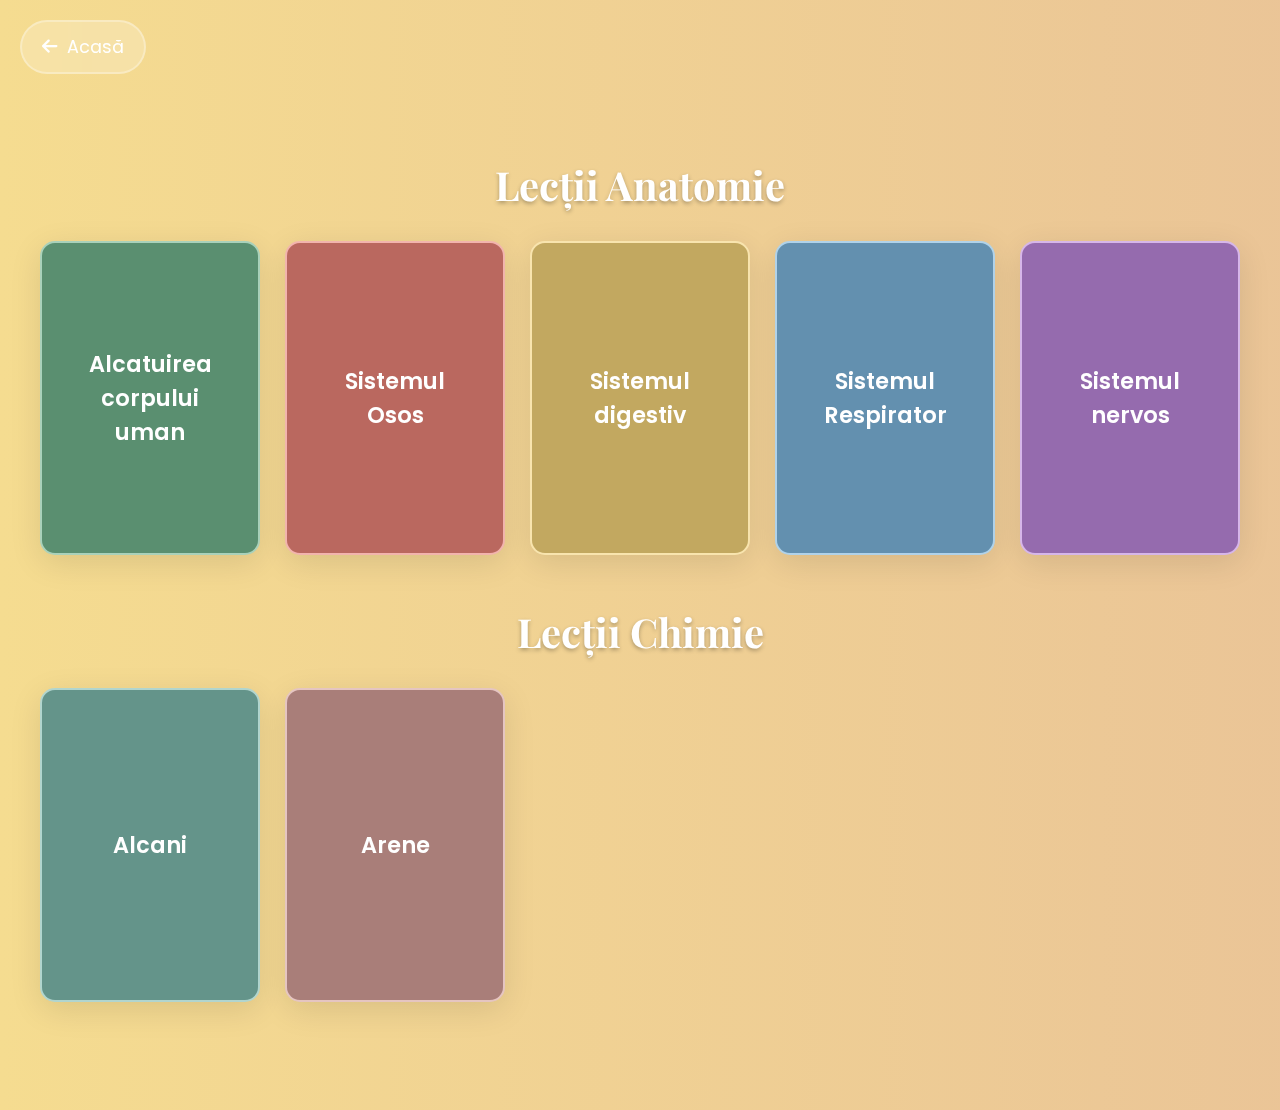
<file: SMARTYS -ADMITERE MED/lectii.html>
<!DOCTYPE html>
<html lang="ro">
<head>
    <meta charset="UTF-8">
    <meta name="viewport" content="width=device-width, initial-scale=1.0">
    <title>Smartys - Lecții</title>
    <link href="https://fonts.googleapis.com/css2?family=Poppins:wght@300;400;600&family=Playfair+Display:wght@700&display=swap" rel="stylesheet">
    <link rel="stylesheet" href="https://cdnjs.cloudflare.com/ajax/libs/font-awesome/6.0.0-beta3/css/all.min.css">
    <link rel="stylesheet" href="css/lectii.css">
</head>
<body>
    <div class="background-animation"></div>

    <a href="index.html" class="home-btn" font-family='Playfair', sans-serif>
        <i class="fas fa-arrow-left"></i> Acasă
    </a>

    <div class="lectii-container">
        <h1 class="lectii-title">Lecții Anatomie</h1>
        <div class="lectii-grid">
            <a href="Smartys-alctuman.html" class="lectie-card" style="--card-color: #71b38c;">
                <div class="card-overlay"></div>
                <h2>Alcatuirea corpului uman</h2>
            </a>
            <a href="Smartys-os.html" class="lectie-card" style="--card-color: #e98277;">
                <div class="card-overlay"></div>
                <h2>Sistemul Osos</h2>
            </a>
            <a href="Smartys-digestiv.html" class="lectie-card" style="--card-color: #f3d279;">
                <div class="card-overlay"></div>
                <h2>Sistemul digestiv</h2>
            </a>
            <a href="Smartys-respirator.html" class="lectie-card" style="--card-color: #7cb5db;">
                <div class="card-overlay"></div>
                <h2>Sistemul Respirator</h2>
            </a>
            <a href="Smartys-nervos.html" class="lectie-card" style="--card-color: #bb86da;">
                <div class="card-overlay"></div>
                <h2>Sistemul nervos</h2>
            </a>
        </div>

        <h1 class="lectii-title">Lecții Chimie</h1>
        <div class="lectii-grid">
            <a href="Smartys-chimie2.html" class="lectie-card" style="--card-color: #7eb9ad;">
                <div class="card-overlay"></div>
                <h2>Alcani</h2>
            </a>
            <a href="Smartys-chimie3.html" class="lectie-card" style="--card-color: #d49e98;">
                <div class="card-overlay"></div>
                <h2>Arene</h2>
            </a>
        </div>
    </div>

    <script src="js/lectii.js"></script>
</body>
</html>
</file>
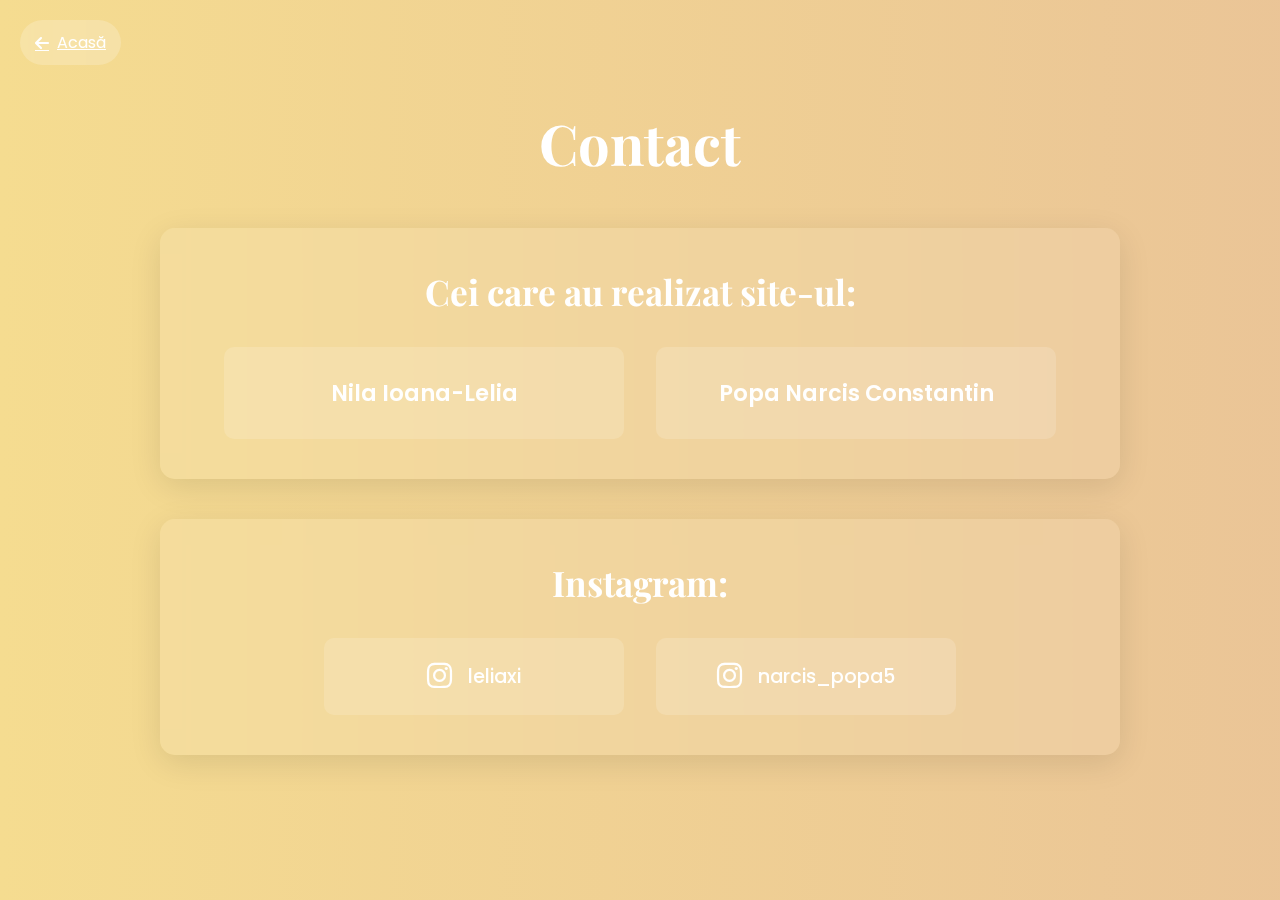
<file: SMARTYS -ADMITERE MED/Smartys-contact.html>
<!DOCTYPE html>
<html lang="ro">
<head>
    <meta charset="UTF-8">
    <meta name="viewport" content="width=device-width, initial-scale=1.0">
    <title>Smartys - Contact</title>
    <link href="https://fonts.googleapis.com/css2?family=Poppins:wght@300;400;600&family=Playfair+Display:wght@700&display=swap" rel="stylesheet">
    <link rel="stylesheet" href="https://cdnjs.cloudflare.com/ajax/libs/font-awesome/6.0.0-beta3/css/all.min.css">
    <link rel="stylesheet" href="css/contact.css">
</head>
<body>
    <a href="index.html" class="home-btn">
        <i class="fas fa-arrow-left"></i> Acasă
    </a>

    <div class="contact-container">
        <h1>Contact</h1>
        
        <div class="team-section">
            <h2>Cei care au realizat site-ul:</h2>
            
            <div class="team-member">
                <div class="member-card">
                    <h3>Nila Ioana-Lelia</h3>
                </div>
                
                <div class="member-card">
                    <h3>Popa Narcis Constantin</h3>
                </div>
            </div>
        </div>
        
        <div class="social-section">
            <h2>Instagram:</h2>
            
            <div class="social-links">
                <a href="https://www.instagram.com/leliaxi/" target="_blank" class="social-card">
                    <i class="fab fa-instagram"></i>
                    <span>leliaxi</span>
                </a>
                
                <a href="https://www.instagram.com/narcis_popa5/" target="_blank" class="social-card">
                    <i class="fab fa-instagram"></i>
                    <span>narcis_popa5</span>
                </a>
            </div>
        </div>
    </div>
</body>
</html>
</file>
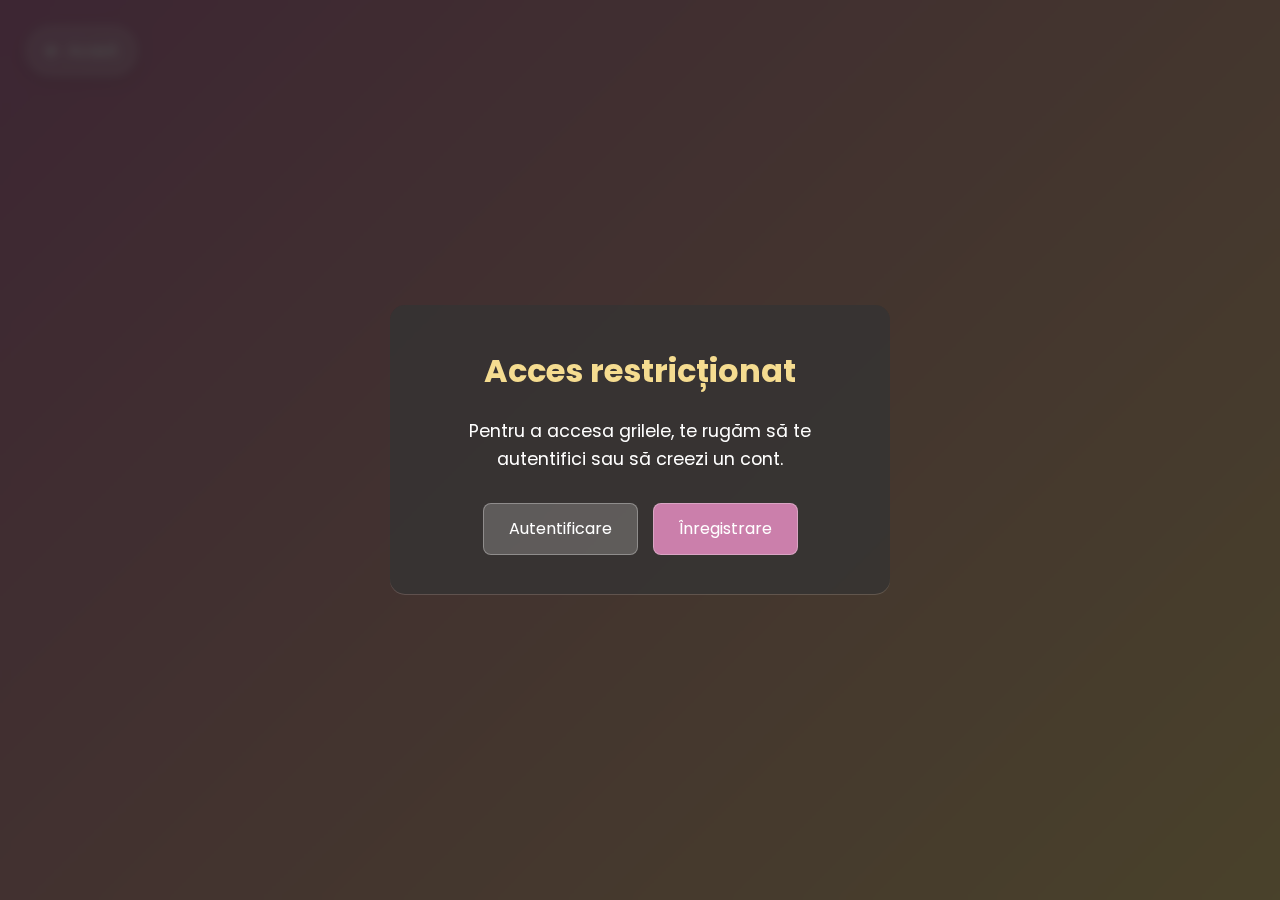
<file: SMARTYS -ADMITERE MED/Smartys-grile.html>
<!DOCTYPE html>
<html lang="ro">
<head>
    <meta charset="UTF-8">
    <meta name="viewport" content="width=device-width, initial-scale=1.0">
    <title>Smartys - Grile Admitere Medicină</title>
    <link href="https://fonts.googleapis.com/css2?family=Poppins:wght@300;400;600&family=Playfair+Display:wght@700&display=swap" rel="stylesheet">
    <link rel="stylesheet" href="https://cdnjs.cloudflare.com/ajax/libs/font-awesome/6.0.0-beta3/css/all.min.css">
    <link rel="stylesheet" href="css/grile.css">
</head>
<body>
    <a href="index.html" class="home-btn">
        <i class="fas fa-arrow-left"></i> Acasă
    </a>

    <div class="auth-message" id="auth-message">
        <div class="message-box">
            <h2>Acces restricționat</h2>
            <p>Pentru a accesa grilele, te rugăm să te autentifici sau să creezi un cont.</p>
            <div class="auth-actions">
                <a href="Smartys-login.html" class="btn-auth">Autentificare</a>
                <a href="Smartys-signup.html" class="btn-auth btn-signup">Înregistrare</a>
            </div>
        </div>
    </div>

    <div class="grile-container" id="grile-container">
        <h1>Grile Admitere Medicină</h1>
        <p class="subtitle">Testează-ți cunoștințele cu grile din ultimii ani</p>

        <div class="filters">
            <div class="filter-group">
                <label for="chapter-filter">Capitol:</label>
                <select id="chapter-filter" class="filter-select">
                    <option value="all">Toate capitolele</option>
                    <option value="nervos">Sistemul Nervos</option>
                    <option value="osos">Sistemul Osos</option>
                    <option value="alcatuire">Alcătuirea Corpului Uman</option>
                    <option value="respirator">Sistemul Respirator</option>
                    <option value="digestiv">Sistemul Digestiv</option>
                    <option value="chimie">Chimie</option>
                </select>
            </div>

            <div class="filter-group">
                <label for="university-filter">Universitate:</label>
                <select id="university-filter" class="filter-select">
                    <option value="all">Toate universitățile</option>
                    <option value="umfcd">UMF Carol Davila</option>
                    <option value="umfiasi">UMF Iași</option>
                    <option value="umfcluj">UMF Cluj</option>
                    <option value="umftgm">UMF Târgu Mureș</option>
                    <option value="umfcv">UMF Craiova</option>
                </select>
            </div>

            <div class="filter-group">
                <label for="year-filter">An:</label>
                <select id="year-filter" class="filter-select">
                    <option value="all">Toți anii</option>
                    <option value="2023">2023</option>
                    <option value="2022">2022</option>
                    <option value="2021">2021</option>
                    <option value="2020">2020</option>
                </select>
            </div>
        </div>

        <div class="quiz-container" id="quiz-container">
            <div class="loading">
                <div class="spinner"></div>
                <p>Se încarcă întrebările...</p>
            </div>
        </div>

        <div class="results-container" id="results-container" style="display: none;">
            <h2>Rezultatul tău</h2>
            <div class="score-display" id="score-display"></div>
            <div class="progress-container">
                <div class="progress-bar" id="progress-bar"></div>
            </div>
            <div class="feedback" id="feedback"></div>
            <button class="btn-restart" id="restart-btn">Începe un nou test</button>
        </div>
    </div>

    <script src="js/grile.js"></script>
</body>
</html>
</file>
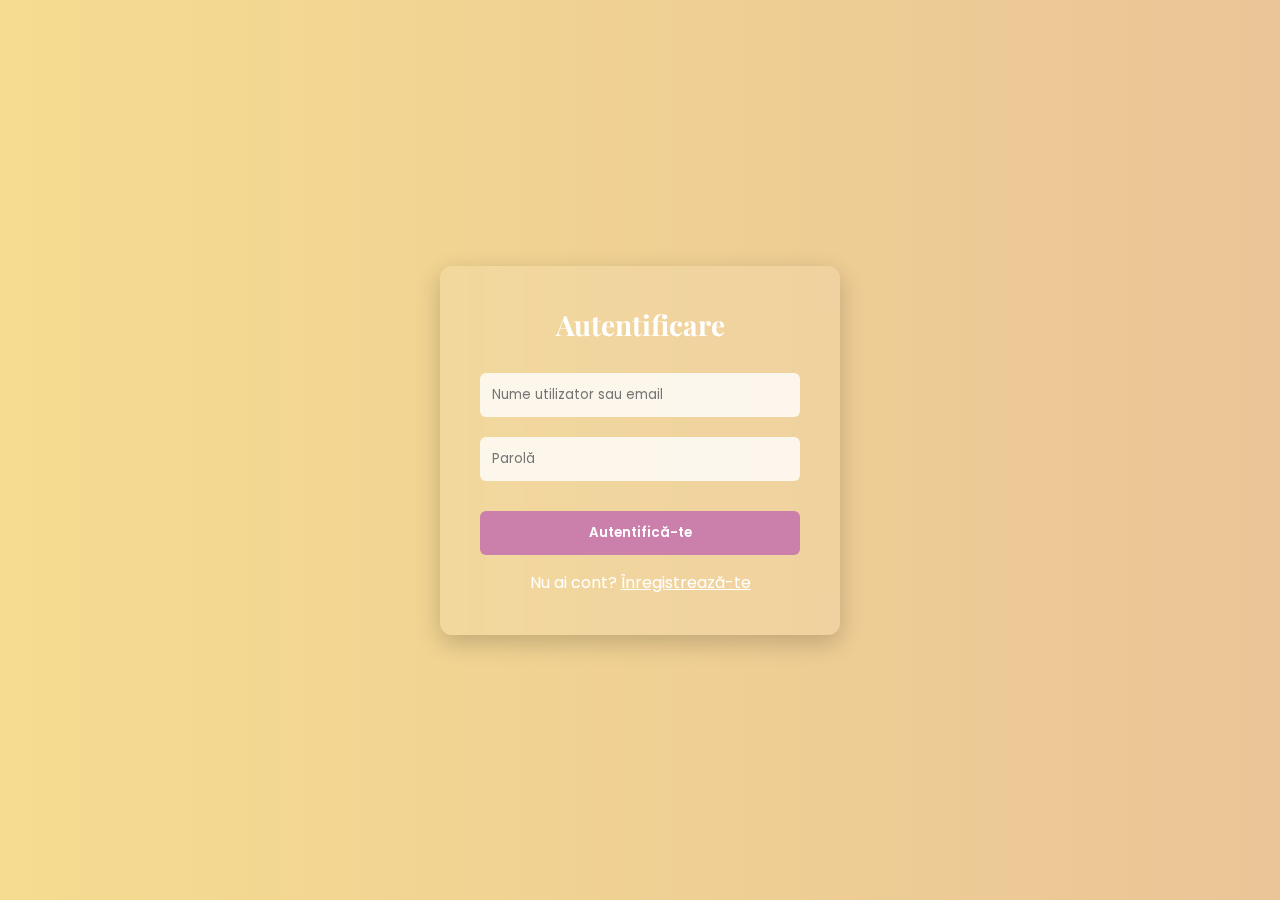
<file: SMARTYS -ADMITERE MED/Smartys-login.html>
<!DOCTYPE html>
<html lang="ro">
<head>
    <meta charset="UTF-8">
    <meta name="viewport" content="width=device-width, initial-scale=1.0">
    <title>Smartys - Autentificare</title>
    <link href="https://fonts.googleapis.com/css2?family=Poppins:wght@300;400;600&family=Playfair+Display:wght@700&display=swap" rel="stylesheet">
    <link rel="stylesheet" href="css/login.css">
    <script src="js/login.js" defer></script>
</head>
<body>
    <div class="login-container">
        <h2>Autentificare</h2>
        <form id="loginForm">
            <input type="text" id="username" placeholder="Nume utilizator sau email" required>
            <input type="password" id="password" placeholder="Parolă" required>
            <div id="errorMessage" class="error-message"></div>
            <button type="submit">Autentifică-te</button>
        </form>
        <div class="signup-link">
            Nu ai cont? <a href="Smartys-signup.html">Înregistrează-te</a>
        </div>
    </div>
</body>
</html>
</file>
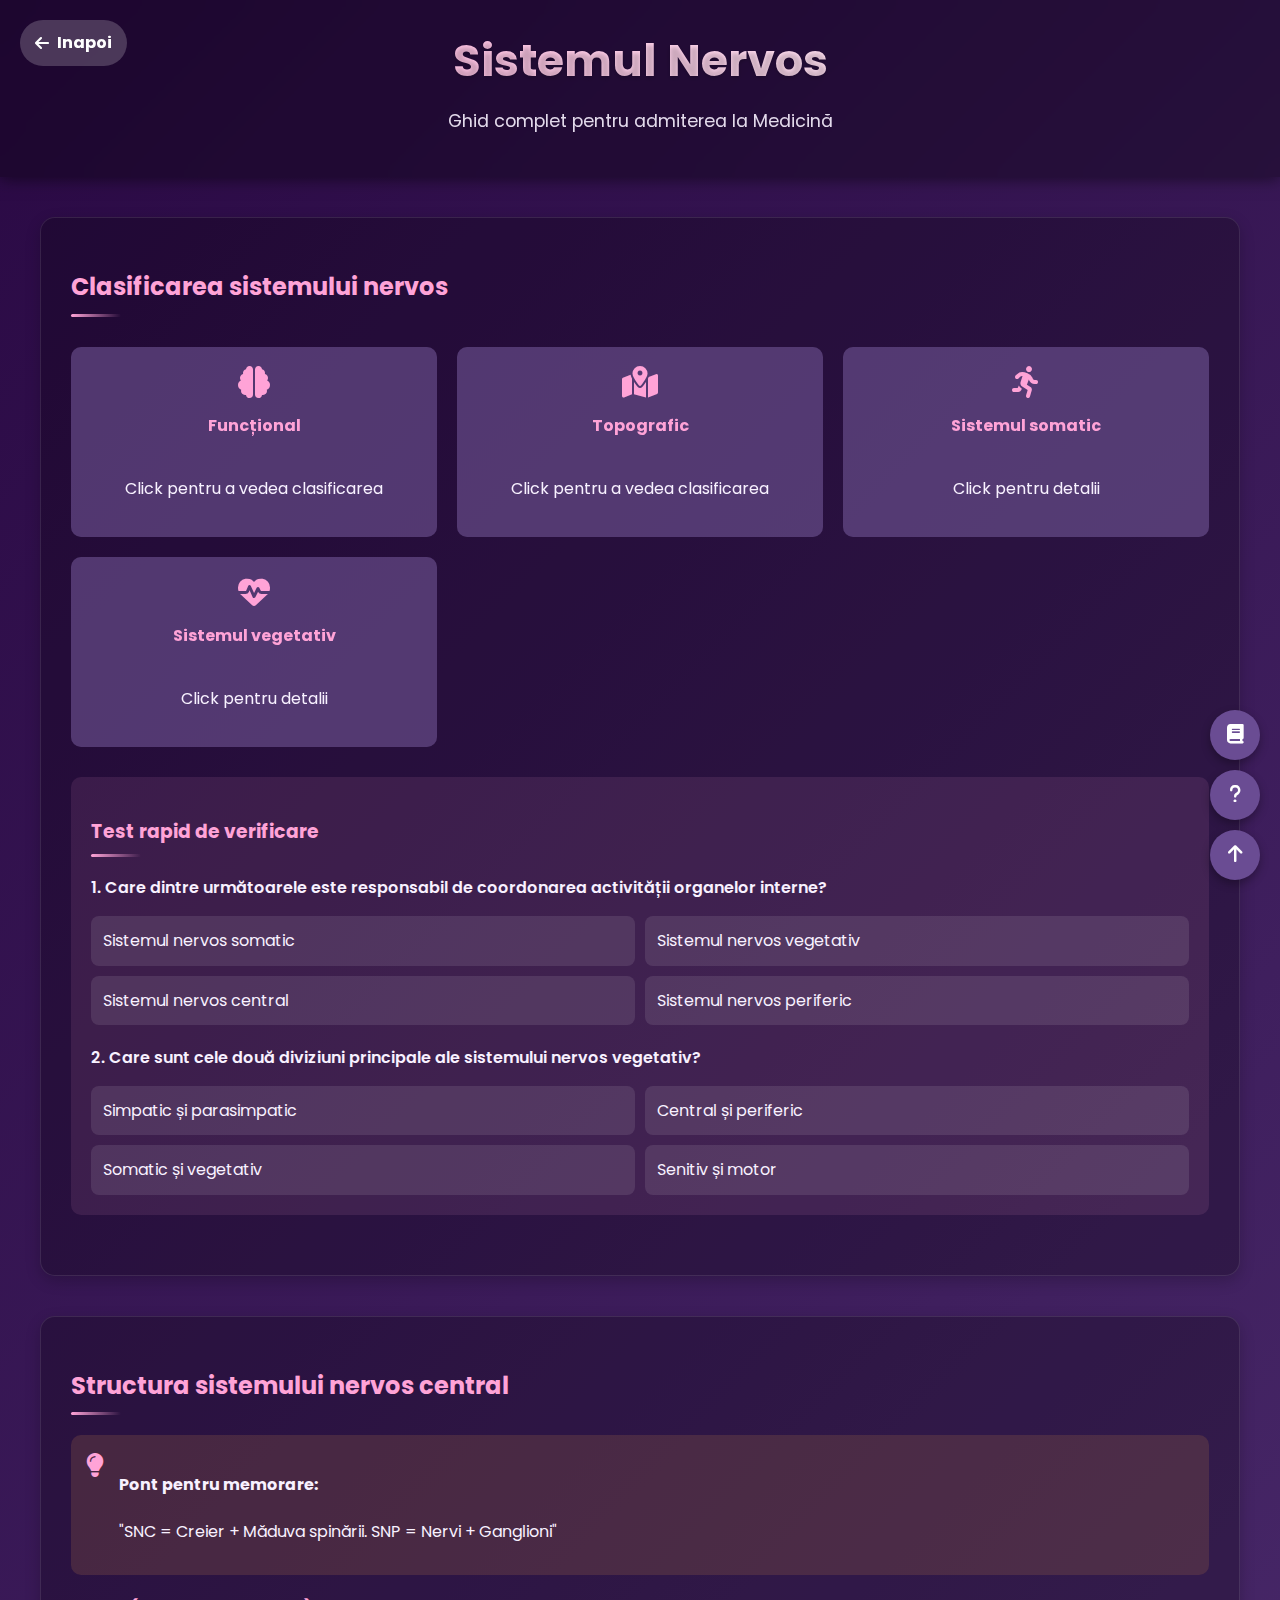
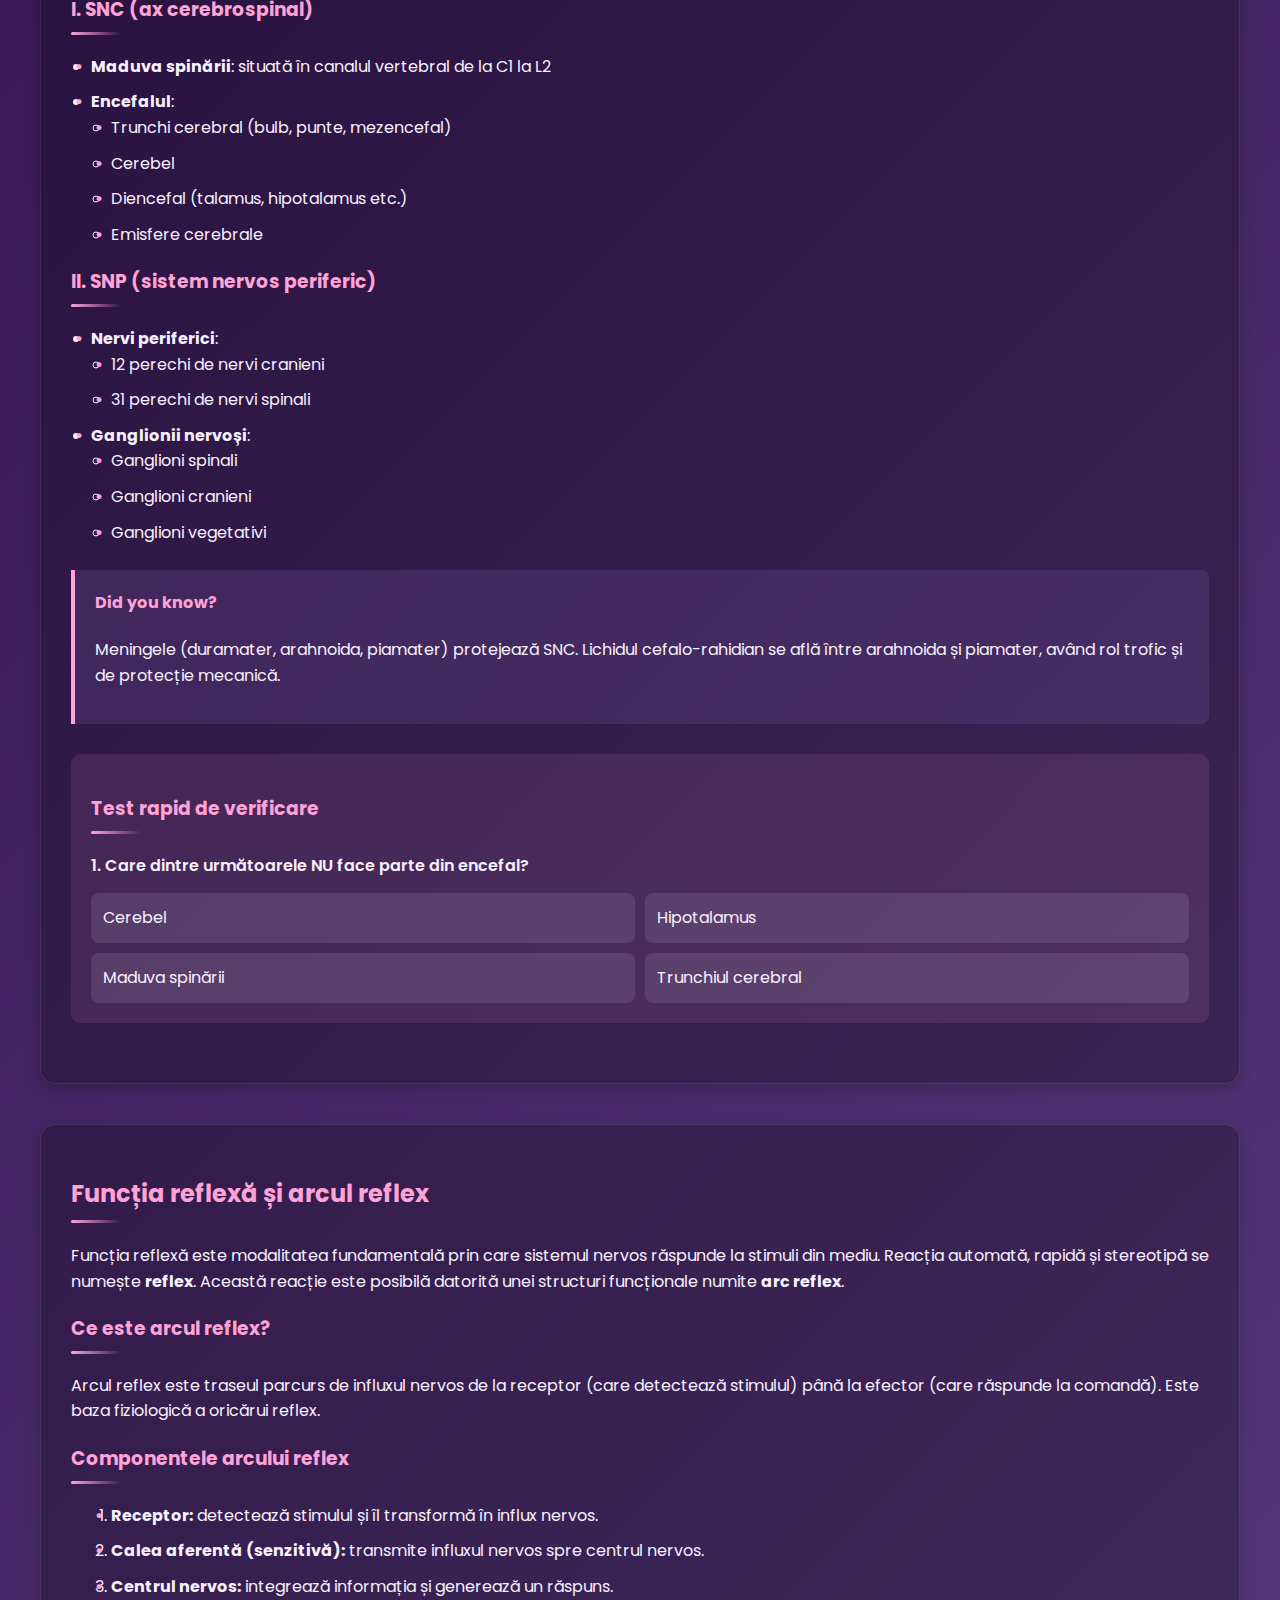
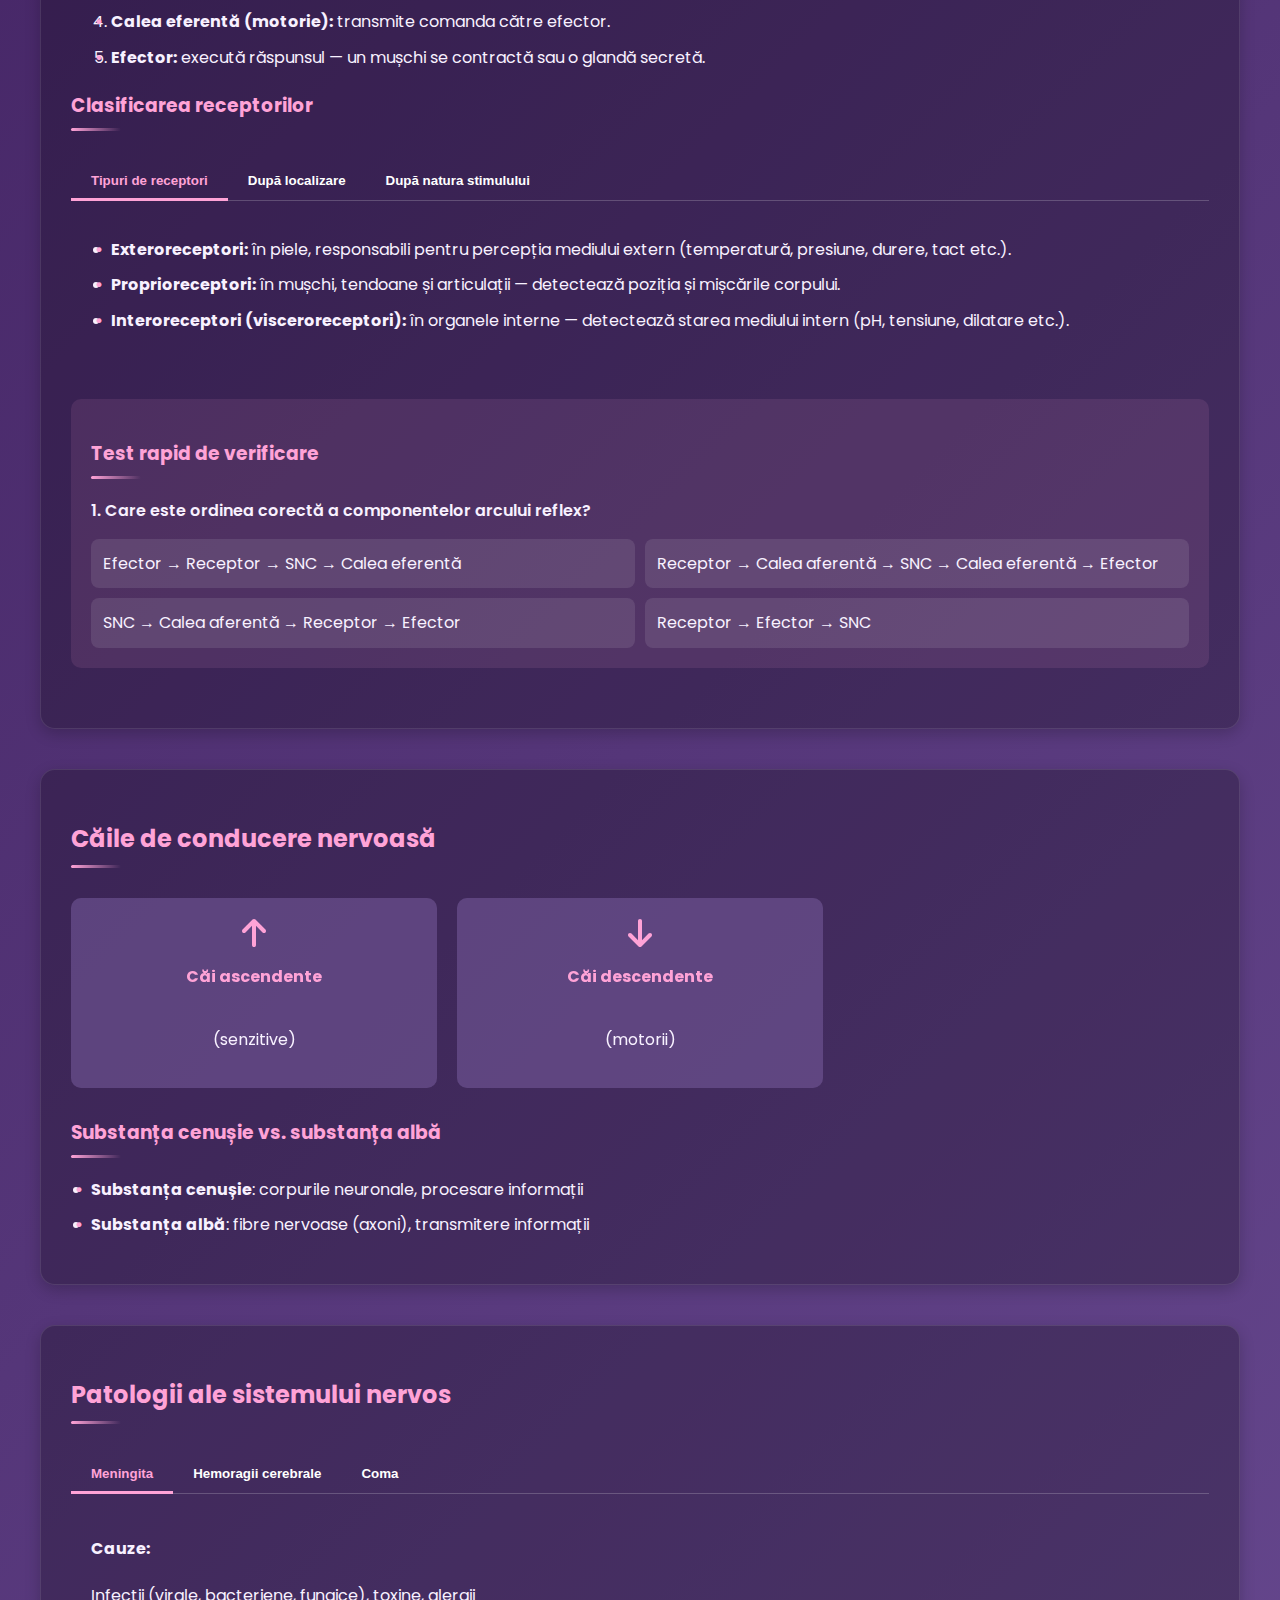
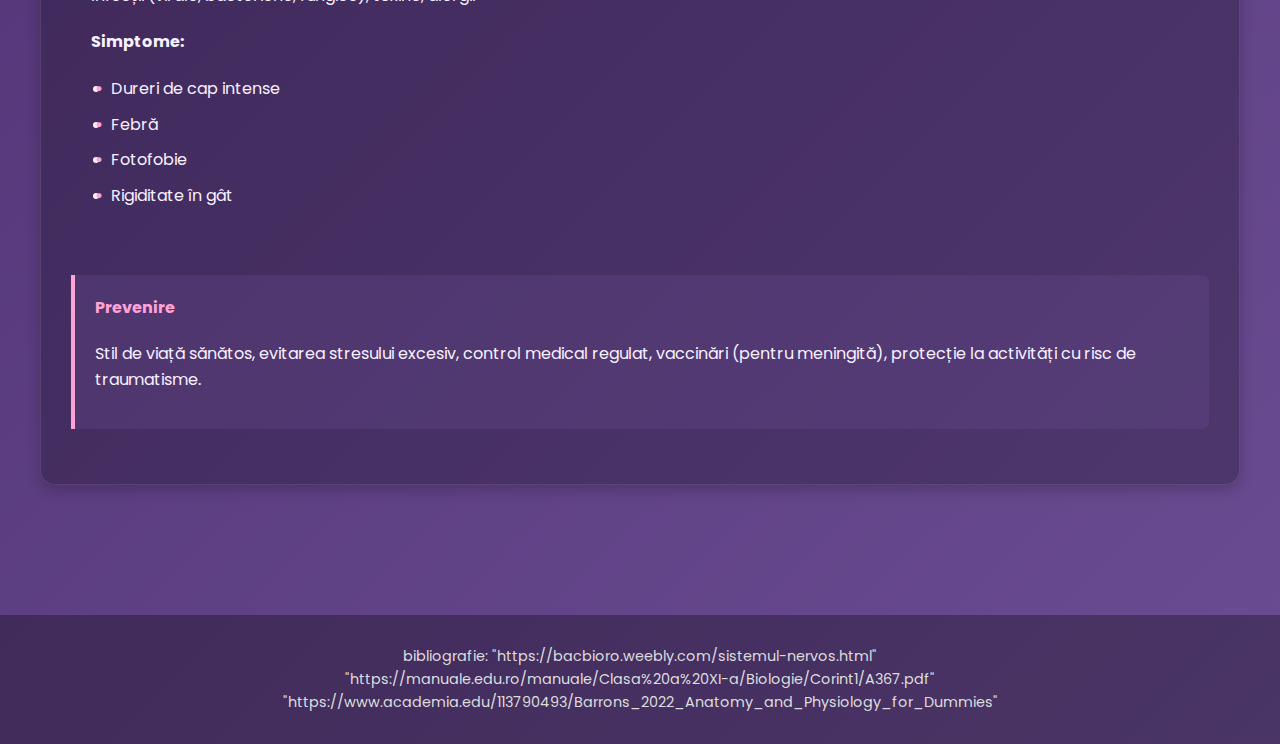
<file: SMARTYS -ADMITERE MED/Smartys-nervos.html>
<!DOCTYPE html>
<html lang="ro">
<head>
  <meta charset="UTF-8" />
  <meta name="viewport" content="width=device-width, initial-scale=1.0"/>
  <title>Sistemul Nervos - Smartys Med</title>
  <link href="https://fonts.googleapis.com/css2?family=Poppins:wght@300;400;600;700&display=swap" rel="stylesheet">
  <link rel="stylesheet" href="https://cdnjs.cloudflare.com/ajax/libs/font-awesome/6.4.0/css/all.min.css">
  <style>
    :root {
      --primary: #6a4c93;
      --secondary: #ffa3d7;
      --accent: #8a5a44;
      --dark: #2a0944;
      --light: #f8f1ff;
    }
    
    body {
      margin: 0;
      font-family: 'Poppins', sans-serif;
      background: linear-gradient(135deg, var(--dark), var(--primary));
      color: var(--light);
      animation: fadeIn 1s ease-in-out;
      line-height: 1.6;
    }
    
    @keyframes fadeIn {
      from { opacity: 0; }
      to { opacity: 1; }
    }

    header {
      padding: 25px;
      text-align: center;
      background-color: rgba(0, 0, 0, 0.3);
      backdrop-filter: blur(10px);
      box-shadow: 0 2px 15px rgba(0, 0, 0, 0.5);
      position: relative;
      z-index: 10;
    }

    header h1 {
      font-size: 2.8rem;
      margin: 0;
      background: linear-gradient(to right, var(--secondary), #ffffff);
      -webkit-background-clip: text;
      background-clip: text;
      color: transparent;
      text-shadow: 0 2px 4px rgba(0,0,0,0.2);
    }

    .header-subtitle {
      font-size: 1.1rem;
      opacity: 0.9;
      margin-top: 10px;
    }

    a.home-btn {
      position: fixed;
      top: 20px;
      left: 20px;
      background: rgba(255, 255, 255, 0.2);
      padding: 10px 15px;
      border-radius: 30px;
      color: #fff;
      text-decoration: none;
      font-weight: bold;
      transition: all 0.3s;
      z-index: 100;
      display: flex;
      align-items: center;
      gap: 8px;
    }

    a.home-btn:hover {
      background: rgba(255, 255, 255, 0.3);
      transform: translateX(-3px);
    }

    .container {
      max-width: 1200px;
      margin: auto;
      padding: 40px 20px;
    }

    section {
      margin-bottom: 40px;
      background: rgba(0, 0, 0, 0.25);
      border-radius: 15px;
      padding: 30px;
      box-shadow: 0 5px 15px rgba(0,0,0,0.2);
      border: 1px solid rgba(255,255,255,0.1);
      transition: transform 0.3s, box-shadow 0.3s;
    }

    section:hover {
      transform: translateY(-5px);
      box-shadow: 0 8px 25px rgba(0,0,0,0.3);
    }

    h2, h3 {
      color: var(--secondary);
      margin-top: 20px;
      position: relative;
      padding-bottom: 10px;
    }

    h2:after, h3:after {
      content: '';
      position: absolute;
      left: 0;
      bottom: 0;
      width: 50px;
      height: 3px;
      background: linear-gradient(to right, var(--secondary), transparent);
      border-radius: 3px;
    }

    ul {
      padding-left: 20px;
    }

    li {
      margin-bottom: 10px;
      position: relative;
    }

    li:before {
      content: '•';
      color: var(--secondary);
      font-weight: bold;
      display: inline-block;
      width: 1em;
      margin-left: -1em;
    }

    .interactive-box {
      background: rgba(106, 76, 147, 0.3);
      border-left: 4px solid var(--secondary);
      padding: 20px;
      border-radius: 0 8px 8px 0;
      margin: 25px 0;
    }

    .interactive-box h4 {
      margin-top: 0;
      color: var(--secondary);
    }

    .quiz-container {
      background: rgba(255, 163, 215, 0.1);
      padding: 20px;
      border-radius: 10px;
      margin: 30px 0;
    }

    .quiz-question {
      font-weight: 600;
      margin-bottom: 15px;
    }

    .quiz-options {
      display: grid;
      grid-template-columns: 1fr 1fr;
      gap: 10px;
    }

    @media (max-width: 768px) {
      .quiz-options {
        grid-template-columns: 1fr;
      }
    }

    .quiz-option {
      background: rgba(255,255,255,0.1);
      padding: 12px;
      border-radius: 8px;
      cursor: pointer;
      transition: all 0.3s;
    }

    .quiz-option:hover {
      background: rgba(255,255,255,0.2);
    }

    .quiz-option.correct {
      background: rgba(76, 175, 80, 0.7);
    }
    
    .quiz-option.incorrect {
      background: rgba(244, 67, 54, 0.7);
    }

    .tab-container {
      margin: 30px 0;
    }

    .tab-buttons {
      display: flex;
      border-bottom: 1px solid rgba(255,255,255,0.2);
    }

    .tab-btn {
      padding: 12px 20px;
      background: transparent;
      border: none;
      color: white;
      cursor: pointer;
      font-weight: 600;
      position: relative;
      transition: all 0.3s;
    }

    .tab-btn.active {
      color: var(--secondary);
    }

    .tab-btn.active:after {
      content: '';
      position: absolute;
      bottom: -1px;
      left: 0;
      width: 100%;
      height: 3px;
      background: var(--secondary);
    }

    .tab-content {
      padding: 20px;
      display: none;
    }

    .tab-content.active {
      display: block;
      animation: fadeIn 0.5s;
    }

    .neuron-diagram {
      display: flex;
      justify-content: center;
      margin: 30px 0;
    }

    .neuron-diagram img {
      max-width: 100%;
      border-radius: 10px;
      box-shadow: 0 5px 15px rgba(0,0,0,0.3);
    }

    .memory-tip {
      background: rgba(138, 90, 68, 0.3);
      padding: 15px;
      border-radius: 10px;
      margin: 20px 0;
      display: flex;
      align-items: flex-start;
      gap: 15px;
    }
    
    .memory-tip i {
      font-size: 1.5rem;
      color: var(--secondary);
      margin-top: 3px;
    }

    footer {
      text-align: center;
      padding: 30px;
      font-size: 0.9rem;
      color: #ddd;
      background: rgba(0,0,0,0.3);
      margin-top: 50px;
    }

    .floating-btns {
      position: fixed;
      bottom: 20px;
      right: 20px;
      display: flex;
      flex-direction: column;
      gap: 10px;
      z-index: 100;
    }

    .floating-btn {
      width: 50px;
      height: 50px;
      border-radius: 50%;
      background: var(--primary);
      color: white;
      border: none;
      font-size: 1.2rem;
      cursor: pointer;
      box-shadow: 0 4px 10px rgba(0,0,0,0.3);
      transition: all 0.3s;
      display: flex;
      align-items: center;
      justify-content: center;
    }

    .floating-btn:hover {
      transform: translateY(-3px) scale(1.1);
      background: var(--secondary);
    }

    
    .flashcards-container {
      display: grid;
      grid-template-columns: repeat(auto-fill, minmax(300px, 1fr));
      gap: 20px;
      margin: 30px 0;
    }

    .flashcard {
      background: rgba(255, 255, 255, 0.1);
      border-radius: 10px;
      padding: 20px;
      min-height: 150px;
      perspective: 1000px;
      cursor: pointer;
      transition: all 0.3s;
      position: relative;
      transform-style: preserve-3d;
    }

    .flashcard:hover {
      transform: translateY(-5px);
      box-shadow: 0 10px 20px rgba(0,0,0,0.3);
    }

    .flashcard-front, .flashcard-back {
      backface-visibility: hidden;
      position: absolute;
      top: 0;
      left: 0;
      right: 0;
      bottom: 0;
      padding: 20px;
      border-radius: 10px;
      display: flex;
      align-items: center;
      justify-content: center;
      flex-direction: column;
    }

    .flashcard-front {
      background: rgba(106, 76, 147, 0.5);
      z-index: 2;
    }

    .flashcard-back {
      background: rgba(138, 90, 68, 0.5);
      transform: rotateY(180deg);
    }
    
    .flashcard.flipped {
      transform: rotateY(180deg);
    }

    .flashcard h4 {
      margin-top: 0;
      color: var(--secondary);
      text-align: center;
    }

    .flashcard p {
      text-align: center;
    }

    .flashcard-icon {
      font-size: 2rem;
      margin-bottom: 15px;
      color: var(--secondary);
    }

    @media (max-width: 768px) {
      header h1 {
        font-size: 2rem;
      }
      
      section {
        padding: 20px;
      }
      
      .flashcards-container {
        grid-template-columns: 1fr;
      }
    }
  </style>
</head>

<body>
  <a href="lectii.html" class="home-btn"><i class="fas fa-arrow-left"></i> Inapoi</a>

  <header>
    <h1>Sistemul Nervos</h1>
    <p class="header-subtitle">Ghid complet pentru admiterea la Medicină</p>
  </header>

  <div class="container">
    <section>
      <h2>Clasificarea sistemului nervos</h2>
      
      <div class="flashcards-container">
        <div class="flashcard" onclick="this.classList.toggle('flipped')">
          <div class="flashcard-front">
            <i class="fas fa-brain flashcard-icon"></i>
            <h4>Funcțional</h4>
            <p>Click pentru a vedea clasificarea</p>
          </div>
          <div class="flashcard-back">
            <h4>Sistem nervos:</h4>
            <p>- Somatic (viața de relație)</p>
            <p>- Vegetativ (viața vegetativă)</p>
          </div>
        </div>
        
        <div class="flashcard" onclick="this.classList.toggle('flipped')">
          <div class="flashcard-front">
            <i class="fas fa-map-marked-alt flashcard-icon"></i>
            <h4>Topografic</h4>
            <p>Click pentru a vedea clasificarea</p>
          </div>
          <div class="flashcard-back">
            <h4>Sistem nervos:</h4>
            <p>- Central (SNC)</p>
            <p>- Periferic (SNP)</p>
          </div>
        </div>
        
        <div class="flashcard" onclick="this.classList.toggle('flipped')">
          <div class="flashcard-front">
            <i class="fas fa-running flashcard-icon"></i>
            <h4>Sistemul somatic</h4>
            <p>Click pentru detalii</p>
          </div>
          <div class="flashcard-back">
            <p>Asigură activitatea motorie somatică și sensibilitatea senzitivo-senzorială</p>
            <p><strong>Rol:</strong> integrarea organismului în mediul său de viață</p>
          </div>
        </div>
        
        <div class="flashcard" onclick="this.classList.toggle('flipped')">
          <div class="flashcard-front">
            <i class="fas fa-heartbeat flashcard-icon"></i>
            <h4>Sistemul vegetativ</h4>
            <p>Click pentru detalii</p>
          </div>
          <div class="flashcard-back">
            <p>Coordonează activitatea organelor interne (viscerelor)</p>
            <p><strong>Diviziuni:</strong></p>
            <p>- Simpatic (situații neobișnuite)</p>
            <p>- Parasimpatic (condiții obișnuite)</p>
          </div>
        </div>
      </div>
      
      <div class="quiz-container">
        <h3>Test rapid de verificare</h3>
        <div class="quiz-question">1. Care dintre următoarele este responsabil de coordonarea activității organelor interne?</div>
        <div class="quiz-options">
          <div class="quiz-option" data-correct="false">Sistemul nervos somatic</div>
          <div class="quiz-option" data-correct="true">Sistemul nervos vegetativ</div>
          <div class="quiz-option" data-correct="false">Sistemul nervos central</div>
          <div class="quiz-option" data-correct="false">Sistemul nervos periferic</div>
        </div>
        
        <div class="quiz-question" style="margin-top: 20px;">2. Care sunt cele două diviziuni principale ale sistemului nervos vegetativ?</div>
        <div class="quiz-options">
          <div class="quiz-option" data-correct="true">Simpatic și parasimpatic</div>
          <div class="quiz-option" data-correct="false">Central și periferic</div>
          <div class="quiz-option" data-correct="false">Somatic și vegetativ</div>
          <div class="quiz-option" data-correct="false">Senitiv și motor</div>
        </div>
      </div>
    </section>

    <section>
      <h2>Structura sistemului nervos central</h2>
      
      <div class="memory-tip">
        <i class="fas fa-lightbulb"></i>
        <div>
          <h4>Pont pentru memorare:</h4>
          <p>"SNC = Creier + Măduva spinării. SNP = Nervi + Ganglioni"</p>
        </div>
      </div>
      
      <h3>I. SNC (ax cerebrospinal)</h3>
      <ul>
        <li><strong>Maduva spinării</strong>: situată în canalul vertebral de la C1 la L2</li>
        <li><strong>Encefalul</strong>:
          <ul>
            <li>Trunchi cerebral (bulb, punte, mezencefal)</li>
            <li>Cerebel</li>
            <li>Diencefal (talamus, hipotalamus etc.)</li>
            <li>Emisfere cerebrale</li>
          </ul>
        </li>
      </ul>
      
      <h3>II. SNP (sistem nervos periferic)</h3>
      <ul>
        <li><strong>Nervi periferici</strong>:
          <ul>
            <li>12 perechi de nervi cranieni</li>
            <li>31 perechi de nervi spinali</li>
          </ul>
        </li>
        <li><strong>Ganglionii nervoși</strong>:
          <ul>
            <li>Ganglioni spinali</li>
            <li>Ganglioni cranieni</li>
            <li>Ganglioni vegetativi</li>
          </ul>
        </li>
      </ul>
      
      <div class="interactive-box">
        <h4>Did you know?</h4>
        <p>Meningele (duramater, arahnoida, piamater) protejează SNC. Lichidul cefalo-rahidian se află între arahnoida și piamater, având rol trofic și de protecție mecanică.</p>
      </div>
      
      <div class="quiz-container">
        <h3>Test rapid de verificare</h3>
        <div class="quiz-question">1. Care dintre următoarele NU face parte din encefal?</div>
        <div class="quiz-options">
          <div class="quiz-option" data-correct="false">Cerebel</div>
          <div class="quiz-option" data-correct="false">Hipotalamus</div>
          <div class="quiz-option" data-correct="true">Maduva spinării</div>
          <div class="quiz-option" data-correct="false">Trunchiul cerebral</div>
        </div>
      </div>
    </section>

    <section>
  <h2>Funcția reflexă și arcul reflex</h2>
  
  <p>Funcția reflexă este modalitatea fundamentală prin care sistemul nervos răspunde la stimuli din mediu. Reacția automată, rapidă și stereotipă se numește <strong>reflex</strong>. Această reacție este posibilă datorită unei structuri funcționale numite <strong>arc reflex</strong>.</p>
  
  <h3>Ce este arcul reflex?</h3>
  <p>Arcul reflex este traseul parcurs de influxul nervos de la receptor (care detectează stimulul) până la efector (care răspunde la comandă). Este baza fiziologică a oricărui reflex.</p>
  
  <h3>Componentele arcului reflex</h3>
  <ol>
    <li><strong>Receptor:</strong> detectează stimulul și îl transformă în influx nervos.</li>
    <li><strong>Calea aferentă (senzitivă):</strong> transmite influxul nervos spre centrul nervos.</li>
    <li><strong>Centrul nervos:</strong> integrează informația și generează un răspuns.</li>
    <li><strong>Calea eferentă (motorie):</strong> transmite comanda către efector.</li>
    <li><strong>Efector:</strong> execută răspunsul — un mușchi se contractă sau o glandă secretă.</li>
  </ol>

  <h3>Clasificarea receptorilor</h3>
  
  <div class="tab-container">
    <div class="tab-buttons">
      <button class="tab-btn active" data-tab="receptori">Tipuri de receptori</button>
      <button class="tab-btn" data-tab="localizare">După localizare</button>
      <button class="tab-btn" data-tab="natura">După natura stimulului</button>
    </div>
    
    <div class="tab-content active" id="receptori">
      <ul>
        <li><strong>Exteroreceptori:</strong> în piele, responsabili pentru percepția mediului extern (temperatură, presiune, durere, tact etc.).</li>
        <li><strong>Proprioreceptori:</strong> în mușchi, tendoane și articulații — detectează poziția și mișcările corpului.</li>
        <li><strong>Interoreceptori (visceroreceptori):</strong> în organele interne — detectează starea mediului intern (pH, tensiune, dilatare etc.).</li>
      </ul>
    </div>
    
    <div class="tab-content" id="localizare">
      <ul>
        <li><strong>Telereceptori:</strong> percep stimuli de la distanță (ex: lumină — ochi; sunete — ureche).</li>
        <li><strong>Contactoreceptori:</strong> percep stimuli în contact direct (ex: piele).</li>
      </ul>
    </div>
    
    <div class="tab-content" id="natura">
      <ul>
        <li><strong>Mecanoreceptori:</strong> răspund la presiune, vibrații, întindere.</li>
        <li><strong>Termoreceptori:</strong> răspund la variații de temperatură.</li>
        <li><strong>Nociceptori:</strong> detectează durerea.</li>
        <li><strong>Fotoreceptori:</strong> captează lumina (retina ochiului).</li>
        <li><strong>Chemoceptori:</strong> detectează compoziția chimică (ex: miros, gust, pH sanguin).</li>
      </ul>
    </div>
  </div>

  <div class="quiz-container">
    <h3>Test rapid de verificare</h3>
    <div class="quiz-question">1. Care este ordinea corectă a componentelor arcului reflex?</div>
    <div class="quiz-options">
      <div class="quiz-option" data-correct="false">Efector → Receptor → SNC → Calea eferentă</div>
      <div class="quiz-option" data-correct="true">Receptor → Calea aferentă → SNC → Calea eferentă → Efector</div>
      <div class="quiz-option" data-correct="false">SNC → Calea aferentă → Receptor → Efector</div>
      <div class="quiz-option" data-correct="false">Receptor → Efector → SNC</div>
    </div>
  </div>
</section>


    <section>
      <h2>Căile de conducere nervoasă</h2>
      
      <div class="flashcards-container">
        <div class="flashcard" onclick="this.classList.toggle('flipped')">
          <div class="flashcard-front">
            <i class="fas fa-arrow-up flashcard-icon"></i>
            <h4>Căi ascendente</h4>
            <p>(senzitive)</p>
          </div>
          <div class="flashcard-back">
            <p>Conduc excitații de la receptori la centri nervosi</p>
            <ul style="text-align: left; padding-left: 20px;">
              <li>Exteroceptive</li>
              <li>Proprioceptive</li>
              <li>Interoceptive</li>
            </ul>
          </div>
        </div>
        
        <div class="flashcard" onclick="this.classList.toggle('flipped')">
          <div class="flashcard-front">
            <i class="fas fa-arrow-down flashcard-icon"></i>
            <h4>Căi descendente</h4>
            <p>(motorii)</p>
          </div>
          <div class="flashcard-back">
            <p>Conduc comenzi de la centri nervosi</p>
            <ul style="text-align: left; padding-left: 20px;">
              <li>Piramidale (voluntare)</li>
              <li>Extrapiramidale (involuntare)</li>
            </ul>
          </div>
        </div>
      </div>
      
      <h3>Substanța cenușie vs. substanța albă</h3>
      <ul>
        <li><strong>Substanța cenușie</strong>: corpurile neuronale, procesare informații</li>
        <li><strong>Substanța albă</strong>: fibre nervoase (axoni), transmitere informații</li>
      </ul>
    </section>

    <section>
      <h2>Patologii ale sistemului nervos</h2>
      
      <div class="tab-container">
        <div class="tab-buttons">
          <button class="tab-btn active" data-tab="meningita">Meningita</button>
          <button class="tab-btn" data-tab="hemoragii">Hemoragii cerebrale</button>
          <button class="tab-btn" data-tab="coma">Coma</button>
        </div>
        
        <div class="tab-content active" id="meningita">
          <h4>Cauze:</h4>
          <p>Infecții (virale, bacteriene, fungice), toxine, alergii</p>
          
          <h4>Simptome:</h4>
          <ul>
            <li>Dureri de cap intense</li>
            <li>Febră</li>
            <li>Fotofobie</li>
            <li>Rigiditate în gât</li>
          </ul>
        </div>
        
        <div class="tab-content" id="hemoragii">
          <h4>Cauze:</h4>
          <p>Hipertensiune, traumatisme, malformații vasculare</p>
          
          <h4>Simptome:</h4>
          <ul>
            <li>Cefalee bruscă și severă</li>
            <li>Vărsături</li>
            <li>Pupile inegale</li>
            <li>Pierdere de cunoștință</li>
          </ul>
        </div>
        
        <div class="tab-content" id="coma">
          <h4>Cauze:</h4>
          <p>Traume, intoxicații, accidente vasculare</p>
          
          <h4>Simptome:</h4>
          <ul>
            <li>Pierdere de cunoștință</li>
            <li>Lipsă răspuns la stimuli</li>
            <li>Funcții vegetative păstrate</li>
          </ul>
        </div>
      </div>
      
      <div class="interactive-box">
        <h4>Prevenire</h4>
        <p>Stil de viață sănătos, evitarea stresului excesiv, control medical regulat, vaccinări (pentru meningită), protecție la activități cu risc de traumatisme.</p>
      </div>
    </section>
      </div>
      
  <div class="floating-btns">
    <button class="floating-btn" id="summary-btn" title="Rezumat"><i class="fas fa-book"></i></button>
    <button class="floating-btn" id="quiz-btn" title="Test rapid"><i class="fas fa-question"></i></button>
    <button class="floating-btn" id="top-btn" title="Sus"><i class="fas fa-arrow-up"></i></button>
  </div>

  <footer>
    bibliografie: "https://bacbioro.weebly.com/sistemul-nervos.html"
    <br>
    "https://manuale.edu.ro/manuale/Clasa%20a%20XI-a/Biologie/Corint1/A367.pdf"
    <br>
    "https://www.academia.edu/113790493/Barrons_2022_Anatomy_and_Physiology_for_Dummies"
  </footer>

  <script>
    
    const tabBtns = document.querySelectorAll('.tab-btn');
    tabBtns.forEach(btn => {
      btn.addEventListener('click', () => {
        const tabId = btn.getAttribute('data-tab');
        
        
        document.querySelectorAll('.tab-btn').forEach(b => b.classList.remove('active'));
        document.querySelectorAll('.tab-content').forEach(c => c.classList.remove('active'));
        
        
        btn.classList.add('active');
        document.getElementById(tabId).classList.add('active');
      });
    });

    
    const quizOptions = document.querySelectorAll('.quiz-option');
    quizOptions.forEach(option => {
      option.addEventListener('click', function() {
        const isCorrect = this.getAttribute('data-correct') === 'true';
        
        
        quizOptions.forEach(opt => {
          opt.classList.remove('correct', 'incorrect');
        });
        
        
        if (isCorrect) {
          this.classList.add('correct');
        } else {
          this.classList.add('incorrect');
         
          document.querySelector('.quiz-option[data-correct="true"]').classList.add('correct');
        }
      });
    });
    
 
    document.getElementById('top-btn').addEventListener('click', () => {
      window.scrollTo({ top: 0, behavior: 'smooth' });
    });
    
    document.getElementById('quiz-btn').addEventListener('click', () => {
      const quizSection = document.querySelector('.quiz-container');
      if (quizSection) {
        quizSection.scrollIntoView({ behavior: 'smooth' });
      }
    });
    
    document.getElementById('summary-btn').addEventListener('click', () => {
      alert('Rezumatul lecției:\n\n1. Clasificarea sistemului nervos\n2. Structura SNC și SNP\n3. Funcția reflexă și arcul reflex\n4. Căile de conducere nervoasă\n5. Patologii ale sistemului nervos');
    });
  </script>
</body>
</html>
</file>
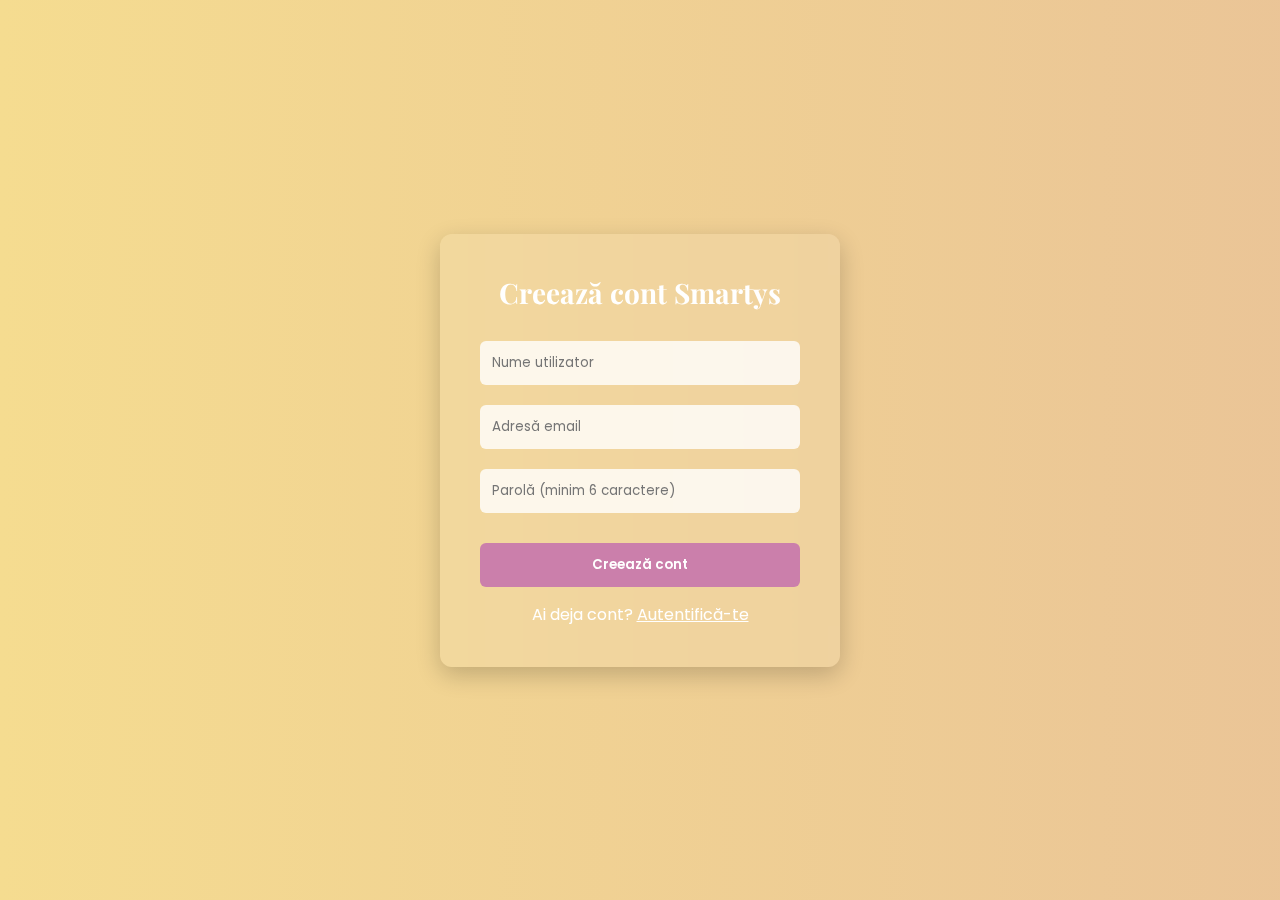
<file: SMARTYS -ADMITERE MED/Smartys-signup.html>
<!DOCTYPE html>
<html lang="ro">
<head>
    <meta charset="UTF-8">
    <meta name="viewport" content="width=device-width, initial-scale=1.0">
    <title>Smartys - Înregistrare</title>
    <link href="https://fonts.googleapis.com/css2?family=Poppins:wght@300;400;600&family=Playfair+Display:wght@700&display=swap" rel="stylesheet">
    <link rel="stylesheet" href="css/signup.css">
    <script src="js/signup.js" defer></script>
</head>
<body>
    <div class="signup-container">
        <h2>Creează cont Smartys</h2>
        <form id="signupForm">
            <input type="text" id="newUsername" placeholder="Nume utilizator" required>
            <input type="email" id="newEmail" placeholder="Adresă email" required>
            <input type="password" id="newPassword" placeholder="Parolă (minim 6 caractere)" required minlength="6">
            <div id="signupError" class="error-message"></div>
            <button type="submit">Creează cont</button>
        </form>
        <div class="login-link">
            Ai deja cont? <a href="Smartys-login.html">Autentifică-te</a>
        </div>
    </div>
</body>
</html>
</file>
<file: SMARTYS -ADMITERE MED/css/lectii.css>
body {
    background: linear-gradient(270deg, #cb7fab, #f5dc90);
    background-size: 400% 400%;
    animation: gradientBG 10s ease infinite, fadeIn 1s ease-out;
    overflow-x: hidden;
    color: white;
    min-height: 100vh;
    position: relative;
}

@keyframes gradientBG {
    0% { background-position: 0% 50%; }
    50% { background-position: 100% 50%; }
    100% { background-position: 0% 50%; }
}

@keyframes fadeIn {
    from { opacity: 0; }
    to { opacity: 1; }
}

@keyframes pulseBright {
    0% { filter: brightness(0.8); }
    50% { filter: brightness(1.1); }
    100% { filter: brightness(0.8); }
}

.background-animation {
    position: fixed;
    top: 0;
    left: 0;
    width: 100%;
    height: 100%;
    background-color: transparent;
    transition: background-color 0.5s ease;
    z-index: -1;
}

.lectii-container {
    padding: 100px 20px;
    max-width: 1200px;
    margin: 0 auto;
}

.lectii-title {
    font-family: 'Playfair Display', serif;
    font-size: 2.5rem;
    text-align: center;
    color: white;
    margin: 50px 0 30px;
    text-shadow: 0 2px 4px rgba(0,0,0,0.3);
}

.lectii-grid {
    display: grid;
    grid-template-columns: repeat(5, 1fr);
    gap: 25px;
}

.lectie-card {
    background-color: var(--card-color);
    border: 2px solid rgba(255,255,255,0.4);
    border-radius: 15px;
    padding: 30px;
    min-height: 250px;
    display: flex;
    align-items: center;
    justify-content: center;
    text-align: center;
    transition: transform 0.4s ease, box-shadow 0.4s ease;
    position: relative;
    overflow: hidden;
    box-shadow: 0 8px 32px rgba(0,0,0,0.1);
    cursor: pointer;
    text-decoration: none;
}

.lectie-card:hover {
    box-shadow: 0 15px 30px rgba(0,0,0,0.3);
    animation: pulseBright 4s ease infinite;
}

.card-overlay {
    position: absolute;
    top: 0;
    left: 0;
    width: 100%;
    height: 100%;
    background: rgba(0,0,0,0.2);
    transition: background 0.4s ease;
}

.lectie-card:hover .card-overlay {
    background: rgba(0,0,0,0.1);
}

.lectie-card h2 {
    font-family: 'Poppins', sans-serif;
    font-weight: 600;
    color: white;
    font-size: 1.4rem;
    position: relative;
    z-index: 2;
}

.home-btn {
    position: fixed;
    top: 20px;
    left: 20px;
    background: rgba(255,255,255,0.2);
    backdrop-filter: blur(10px);
    border: 2px solid rgba(255,255,255,0.3);
    color: white;
    padding: 12px 20px;
    border-radius: 50px;
    cursor: pointer;
    display: flex;
    align-items: center;
    gap: 10px;
    font-size: 1.1rem;
    transition: all 0.4s ease;
    text-decoration: none;
    font-family: 'Poppins', -apple-system, BlinkMacSystemFont, sans-serif;
}

.home-btn:hover {
    background: rgba(255,255,255,0.3);
    transform: translateX(-5px) scale(1.05);
}

@media (max-width: 1200px) {
    .lectii-grid {
        grid-template-columns: repeat(2, 1fr);
    }
}

@media (max-width: 768px) {
    .lectii-grid {
        grid-template-columns: 1fr;
    }
    .lectie-card {
        min-height: 180px;
    }
    .lectii-title {
        font-size: 2rem;
    }
}
</file>
<file: SMARTYS -ADMITERE MED/css/contact.css>
* {
    margin: 0;
    padding: 0;
    box-sizing: border-box;
    font-family: 'Poppins', sans-serif;
}

body {
    background: linear-gradient(270deg, #cb7fab, #f5dc90);
    background-size: 400% 400%;
    animation: gradientBG 10s ease infinite;
    overflow-x: hidden;
    color: white;
    min-height: 100vh;
}

@keyframes gradientBG {
    0% { background-position: 0% 50%; }
    50% { background-position: 100% 50%; }
    100% { background-position: 0% 50%; }
}

.contact-container {
    min-height: 100vh;
    padding: 50px 20px;
    max-width: 1000px;
    margin: 0 auto;
    animation: fadeIn 1s ease-out;
    display: flex;
    flex-direction: column;
    justify-content: center;
}

.contact-container h1 {
    font-family: 'Playfair Display', serif;
    font-size: 3.5rem;
    text-align: center;
    margin-bottom: 3rem;
    color: white;
}

.team-section, .social-section {
    background: rgba(255, 255, 255, 0.1);
    backdrop-filter: blur(10px);
    border-radius: 15px;
    padding: 2.5rem;
    margin-bottom: 2.5rem;
    box-shadow: 0 8px 32px rgba(0, 0, 0, 0.1);
}

.team-section h2, .social-section h2 {
    font-family: 'Playfair Display', serif;
    font-size: 2.2rem;
    margin-bottom: 2rem;
    color: white;
    text-align: center;
}

.team-member {
    display: flex;
    justify-content: center;
    gap: 2rem;
    flex-wrap: wrap;
}

.member-card {
    background: rgba(255, 255, 255, 0.15);
    padding: 1.8rem 2.5rem;
    border-radius: 10px;
    text-align: center;
    transition: all 0.3s ease;
    flex: 1;
    min-width: 250px;
    max-width: 400px;
}

.member-card:hover {
    transform: translateY(-5px);
    background: rgba(255, 255, 255, 0.25);
}

.member-card h3 {
    font-size: 1.4rem;
    color: white;
    font-weight: 600;
}

.social-links {
    display: flex;
    justify-content: center;
    gap: 2rem;
    flex-wrap: wrap;
}

.social-card {
    display: flex;
    align-items: center;
    gap: 1rem;
    background: rgba(255, 255, 255, 0.15);
    padding: 1.5rem 2rem;
    border-radius: 10px;
    text-decoration: none;
    transition: all 0.3s ease;
    flex: 1;
    min-width: 200px;
    max-width: 300px;
    justify-content: center;
}

.social-card:hover {
    transform: translateY(-5px);
    background: rgba(255, 255, 255, 0.25);
}

.social-card i {
    font-size: 1.8rem;
    color: white;
}

.social-card span {
    font-size: 1.2rem;
    color: white;
    font-weight: 500;
}

@keyframes fadeIn {
    from { opacity: 0; transform: translateY(20px); }
    to { opacity: 1; transform: translateY(0); }
}

/* Buton înapoi acasă */
.home-btn {
    position: fixed;
    top: 20px;
    left: 20px;
    background: rgba(255, 255, 255, 0.2);
    backdrop-filter: blur(5px);
    border: none;
    color: white;
    padding: 10px 15px;
    border-radius: 50px;
    cursor: pointer;
    display: flex;
    align-items: center;
    gap: 8px;
    font-size: 1rem;
    transition: all 0.3s ease;
    z-index: 100;
}

.home-btn:hover {
    background: rgba(255, 255, 255, 0.3);
    transform: translateX(-5px);
}

@media (max-width: 768px) {
    .contact-container {
        padding: 80px 20px 30px;
    }
    
    .contact-container h1 {
        font-size: 2.5rem;
    }
    
    .team-section h2, .social-section h2 {
        font-size: 1.8rem;
    }
    
    .team-member, .social-links {
        flex-direction: column;
        align-items: center;
    }
    
    .member-card, .social-card {
        width: 100%;
    }
}
</file>
<file: SMARTYS -ADMITERE MED/css/grile.css>
:root {
  --primary: #cb7fab;
  --secondary: #f5dc90;
  --correct: #4CAF50;
  --incorrect: #F44336;
  --card-bg: rgba(255, 255, 255, 0.15);
  --text-light: #ffffff;
  --text-muted: rgba(255, 255, 255, 0.7);
}

* {
  margin: 0;
  padding: 0;
  box-sizing: border-box;
  font-family: 'Poppins', -apple-system, BlinkMacSystemFont, sans-serif;
}

body {
  background: linear-gradient(135deg, var(--primary), var(--secondary));
  background-attachment: fixed;
  min-height: 100vh;
  color: var(--text-light);
  line-height: 1.6;
}

.home-btn {
  position: fixed;
  top: 25px;
  left: 25px;
  background: rgba(255, 255, 255, 0.2);
  backdrop-filter: blur(10px);
  border: 1px solid rgba(255, 255, 255, 0.3);
  color: white;
  padding: 12px 20px;
  border-radius: 50px;
  cursor: pointer;
  display: flex;
  align-items: center;
  gap: 8px;
  font-size: 1rem;
  transition: all 0.3s ease;
  z-index: 100;
  text-decoration: none;
  box-shadow: 0 4px 15px rgba(0, 0, 0, 0.1);
}

.home-btn:hover {
  background: rgba(255, 255, 255, 0.3);
  transform: translateY(-2px);
}

.grile-container {
  max-width: 900px;
  margin: 0 auto;
  padding: 30px;
  padding-top: 80px;
}

.header {
  text-align: center;
  margin-bottom: 40px;
}

.header h1 {
  font-size: 2.5rem;
  font-weight: 700;
  margin-bottom: 10px;
  background: linear-gradient(to right, #fff, #f5dc90);
  -webkit-background-clip: text;
  background-clip: text;
  -webkit-text-fill-color: transparent;
}

.header p {
  color: var(--text-muted);
  font-size: 1.1rem;
}

.filters {
  display: flex;
  gap: 20px;
  margin-bottom: 30px;
  background: var(--card-bg);
  backdrop-filter: blur(10px);
  padding: 25px;
  border-radius: 15px;
  box-shadow: 0 8px 32px rgba(0, 0, 0, 0.1);
}

.filter-group {
  flex: 1;
  min-width: 180px;
}

.filter-group label {
  display: block;
  margin-bottom: 8px;
  font-weight: 500;
}

.filter-select {
  width: 100%;
  padding: 12px 15px;
  border-radius: 8px;
  border: none;
  background: rgba(255, 255, 255, 0.9);
  font-family: inherit;
  cursor: pointer;
  transition: all 0.3s;
}

.filter-select:focus {
  outline: none;
  box-shadow: 0 0 0 3px rgba(203, 127, 171, 0.4);
}

.quiz-container {
  background: var(--card-bg);
  backdrop-filter: blur(10px);
  border-radius: 15px;
  padding: 30px;
  box-shadow: 0 8px 32px rgba(0, 0, 0, 0.1);
  margin-bottom: 30px;
}

.question-card {
  margin-bottom: 30px;
  animation: fadeIn 0.5s ease-out;
}

.question-text {
  font-size: 1.25rem;
  margin-bottom: 20px;
  font-weight: 500;
  line-height: 1.5;
}

.question-meta {
  font-size: 0.9rem;
  color: var(--text-muted);
  margin-bottom: 20px;
  display: flex;
  gap: 15px;
}

.options-container {
  display: grid;
  grid-template-columns: 1fr;
  gap: 12px;
}

.option-btn {
  background: rgba(255, 255, 255, 0.1);
  border: 1px solid rgba(255, 255, 255, 0.2);
  border-radius: 10px;
  padding: 15px 20px;
  color: white;
  font-size: 1rem;
  text-align: left;
  cursor: pointer;
  transition: all 0.3s ease;
  display: flex;
  align-items: center;
}

.option-btn:hover {
  background: rgba(255, 255, 255, 0.2);
  transform: translateX(5px);
}

.option-btn .option-letter {
  font-weight: bold;
  margin-right: 15px;
  min-width: 20px;
}

.option-btn.selected {
  background: rgba(203, 127, 171, 0.4);
  border-color: var(--primary);
}

.option-btn.correct {
  background: rgba(76, 175, 80, 0.3);
  border-color: var(--correct);
}

.option-btn.incorrect {
  background: rgba(244, 67, 54, 0.3);
  border-color: var(--incorrect);
}

.navigation-btns {
  display: flex;
  justify-content: space-between;
  margin-top: 30px;
}

.nav-btn {
  padding: 12px 25px;
  border-radius: 8px;
  border: none;
  background: rgba(255, 255, 255, 0.2);
  color: white;
  font-weight: 600;
  cursor: pointer;
  transition: all 0.3s ease;
  display: flex;
  align-items: center;
  gap: 8px;
}

.nav-btn:hover {
  background: rgba(255, 255, 255, 0.3);
  transform: translateY(-2px);
}

.nav-btn:disabled {
  opacity: 0.5;
  cursor: not-allowed;
  transform: none !important;
}

.submit-btn {
  background: rgba(203, 127, 171, 0.8);
}

.submit-btn:hover {
  background: rgba(203, 127, 171, 1);
}

.results-container {
  background: var(--card-bg);
  backdrop-filter: blur(10px);
  border-radius: 15px;
  padding: 30px;
  box-shadow: 0 8px 32px rgba(0, 0, 0, 0.1);
  animation: fadeIn 0.5s ease-out;
}

.results-header {
  text-align: center;
  margin-bottom: 30px;
}

.results-header h2 {
  font-size: 2rem;
  margin-bottom: 10px;
}

.score-display {
  font-size: 1.8rem;
  text-align: center;
  margin: 20px 0;
  font-weight: 700;
  color: var(--secondary);
}

.progress-container {
  height: 10px;
  background: rgba(255, 255, 255, 0.2);
  border-radius: 5px;
  margin: 30px 0;
  overflow: hidden;
}

.progress-bar {
  height: 100%;
  background: linear-gradient(to right, var(--primary), var(--secondary));
  transition: width 0.5s ease;
}

.feedback-item {
  margin-bottom: 25px;
  padding: 20px;
  border-radius: 10px;
  background: rgba(0, 0, 0, 0.1);
  border-left: 4px solid var(--primary);
}

.feedback-question {
  font-weight: 600;
  margin-bottom: 10px;
  font-size: 1.1rem;
}

.feedback-answer {
  margin-bottom: 8px;
  padding-left: 10px;
}

.feedback-explanation {
  font-style: italic;
  margin: 15px 0;
  padding: 15px;
  background: rgba(0, 0, 0, 0.1);
  border-radius: 8px;
}

.feedback-meta {
  font-size: 0.9rem;
  color: var(--text-muted);
}

.btn-restart {
  padding: 15px 30px;
  border-radius: 8px;
  border: none;
  background: var(--primary);
  color: white;
  font-weight: 600;
  cursor: pointer;
  transition: all 0.3s ease;
  display: block;
  margin: 40px auto 0;
  font-size: 1rem;
}

.btn-restart:hover {
  background: rgba(203, 127, 171, 0.9);
  transform: translateY(-3px);
  box-shadow: 0 5px 15px rgba(0, 0, 0, 0.2);
}

@keyframes fadeIn {
  from { opacity: 0; transform: translateY(20px); }
  to { opacity: 1; transform: translateY(0); }
}

@media (max-width: 768px) {
  .grile-container {
    padding: 20px 15px;
    padding-top: 70px;
  }
  
  .filters {
    flex-direction: column;
    padding: 20px;
  }
  
  .header h1 {
    font-size: 2rem;
  }
  
  .quiz-container, .results-container {
    padding: 20px;
  }
  
  .question-text {
    font-size: 1.1rem;
  }
  
  .option-btn {
    padding: 12px 15px;
  }
}

.lessons-container {
  background: rgba(255, 255, 255, 0.1);
  backdrop-filter: blur(10px);
  border-radius: 15px;
  padding: 30px;
  margin: 30px 0;
  box-shadow: 0 8px 32px rgba(0, 0, 0, 0.1);
}

.lesson-tabs {
  display: flex;
  gap: 10px;
  margin-bottom: 20px;
  flex-wrap: wrap;
}

.lesson-tab {
  padding: 10px 20px;
  border-radius: 8px;
  background: rgba(255, 255, 255, 0.1);
  border: none;
  color: white;
  cursor: pointer;
  transition: all 0.3s ease;
}

.lesson-tab.active {
  background: var(--primary);
}

.lesson-content {
  display: none;
}

.lesson-content.active {
  display: block;
  animation: fadeIn 0.5s ease-out;
}

.lesson-title {
  font-size: 1.5rem;
  margin-bottom: 15px;
  color: var(--secondary);
}

.lesson-text {
  margin-bottom: 20px;
  line-height: 1.7;
}

.lesson-image {
  max-width: 100%;
  border-radius: 10px;
  margin: 15px 0;
  box-shadow: 0 5px 15px rgba(0, 0, 0, 0.2);
}

.question-type-badge {
  display: inline-block;
  padding: 3px 8px;
  border-radius: 4px;
  font-size: 0.8rem;
  margin-left: 10px;
  background: rgba(255, 255, 255, 0.2);
}

.simple-question {
  border-left: 4px solid #4CAF50;
}

.grouped-question {
  border-left: 4px solid #FFC107;
}
.auth-message {
    display: none;
    position: fixed;
    top: 0;
    left: 0;
    right: 0;
    bottom: 0;
    background: rgba(0, 0, 0, 0.7);
    backdrop-filter: blur(5px);
    z-index: 1000;
    justify-content: center;
    align-items: center;
    padding: 20px;
}

.message-box {
    background: rgba(255, 255, 255, 0.15);
    backdrop-filter: blur(10px);
    padding: 40px;
    border-radius: 15px;
    max-width: 500px;
    width: 100%;
    text-align: center;
    animation: fadeIn 0.5s ease-out;
}

.message-box h2 {
    color: var(--secondary);
    margin-bottom: 20px;
    font-size: 2rem;
}

.message-box p {
    margin-bottom: 30px;
    font-size: 1.1rem;
}

.auth-actions {
    display: flex;
    gap: 15px;
    justify-content: center;
}

.btn-auth {
    padding: 12px 25px;
    border-radius: 8px;
    background: rgba(255, 255, 255, 0.2);
    color: white;
    text-decoration: none;
    transition: all 0.3s ease;
    border: 1px solid rgba(255, 255, 255, 0.3);
}

.btn-auth:hover {
    background: rgba(255, 255, 255, 0.3);
    transform: translateY(-2px);
}

.btn-signup {
    background: var(--primary);
}

.btn-signup:hover {
    background: rgba(203, 127, 171, 0.8);
}
</file>
<file: SMARTYS -ADMITERE MED/css/login.css>
* {
    margin: 0;
    padding: 0;
    box-sizing: border-box;
    font-family: 'Poppins', sans-serif;
}

body {
    background: linear-gradient(270deg, #cb7fab, #f5dc90);
    background-size: 400% 400%;
    animation: gradientBG 10s ease infinite;
    overflow-x: hidden;
    color: white;
    display: flex;
    justify-content: center;
    align-items: center;
    height: 100vh;
}

@keyframes gradientBG {
    0% { background-position: 0% 50%; }
    50% { background-position: 100% 50%; }
    100% { background-position: 0% 50%; }
}

.login-container {
    background: rgba(255, 255, 255, 0.1);
    backdrop-filter: blur(15px);
    padding: 40px;
    border-radius: 12px;
    width: 100%;
    max-width: 400px;
    box-shadow: 0 8px 24px rgba(0,0,0,0.2);
    animation: fadeIn 0.5s ease-out;
}

@keyframes fadeIn {
    from { opacity: 0; transform: translateY(20px); }
    to { opacity: 1; transform: translateY(0); }
}

.login-container h2 {
    text-align: center;
    margin-bottom: 20px;
    font-family: 'Playfair Display', serif;
    font-size: 28px;
    font-weight: 700;
}

input[type="text"], 
input[type="password"] {
    width: 100%;
    padding: 12px;
    margin: 10px 0;
    border: none;
    border-radius: 6px;
    outline: none;
    background: rgba(255, 255, 255, 0.8);
    transition: all 0.3s ease;
}

input:focus {
    background: white;
    box-shadow: 0 0 0 2px rgba(203, 127, 171, 0.5);
}

button {
    width: 100%;
    padding: 12px;
    background: #cb7fab;
    border: none;
    color: white;
    font-weight: 600;
    border-radius: 6px;
    cursor: pointer;
    margin-top: 10px;
    transition: all 0.3s ease;
}

button:hover {
    background: #b56d95;
    transform: translateY(-2px);
}

.signup-link {
    margin-top: 15px;
    text-align: center;
}

.signup-link a {
    color: white;
    text-decoration: underline;
    transition: all 0.3s ease;
}

.signup-link a:hover {
    color: #cb7fab;
}

.error-message {
    color: #ff6b6b;
    margin: 10px 0;
    text-align: center;
    font-size: 14px;
}
</file>
<file: SMARTYS -ADMITERE MED/css/signup.css>
* {
    margin: 0;
    padding: 0;
    box-sizing: border-box;
    font-family: 'Poppins', sans-serif;
}

body {
    background: linear-gradient(270deg, #cb7fab, #f5dc90);
    background-size: 400% 400%;
    animation: gradientBG 10s ease infinite;
    overflow-x: hidden;
    color: white;
    display: flex;
    justify-content: center;
    align-items: center;
    height: 100vh;
}

@keyframes gradientBG {
    0% { background-position: 0% 50%; }
    50% { background-position: 100% 50%; }
    100% { background-position: 0% 50%; }
}

.signup-container {
    background: rgba(255, 255, 255, 0.1);
    backdrop-filter: blur(15px);
    padding: 40px;
    border-radius: 12px;
    width: 100%;
    max-width: 400px;
    box-shadow: 0 8px 24px rgba(0,0,0,0.2);
    animation: fadeIn 0.5s ease-out;
}

@keyframes fadeIn {
    from { opacity: 0; transform: translateY(20px); }
    to { opacity: 1; transform: translateY(0); }
}

.signup-container h2 {
    text-align: center;
    margin-bottom: 20px;
    font-family: 'Playfair Display', serif;
    font-size: 28px;
    font-weight: 700;
}

input[type="text"], 
input[type="email"], 
input[type="password"] {
    width: 100%;
    padding: 12px;
    margin: 10px 0;
    border: none;
    border-radius: 6px;
    outline: none;
    background: rgba(255, 255, 255, 0.8);
    transition: all 0.3s ease;
}

input:focus {
    background: white;
    box-shadow: 0 0 0 2px rgba(203, 127, 171, 0.5);
}

button {
    width: 100%;
    padding: 12px;
    background: #cb7fab;
    border: none;
    color: white;
    font-weight: 600;
    border-radius: 6px;
    cursor: pointer;
    margin-top: 10px;
    transition: all 0.3s ease;
}

button:hover {
    background: #b56d95;
    transform: translateY(-2px);
}

.login-link {
    margin-top: 15px;
    text-align: center;
}

.login-link a {
    color: white;
    text-decoration: underline;
    transition: all 0.3s ease;
}

.login-link a:hover {
    color: #cb7fab;
}

.error-message {
    color: #ff6b6b;
    margin: 10px 0;
    text-align: center;
    font-size: 14px;
}
</file>
